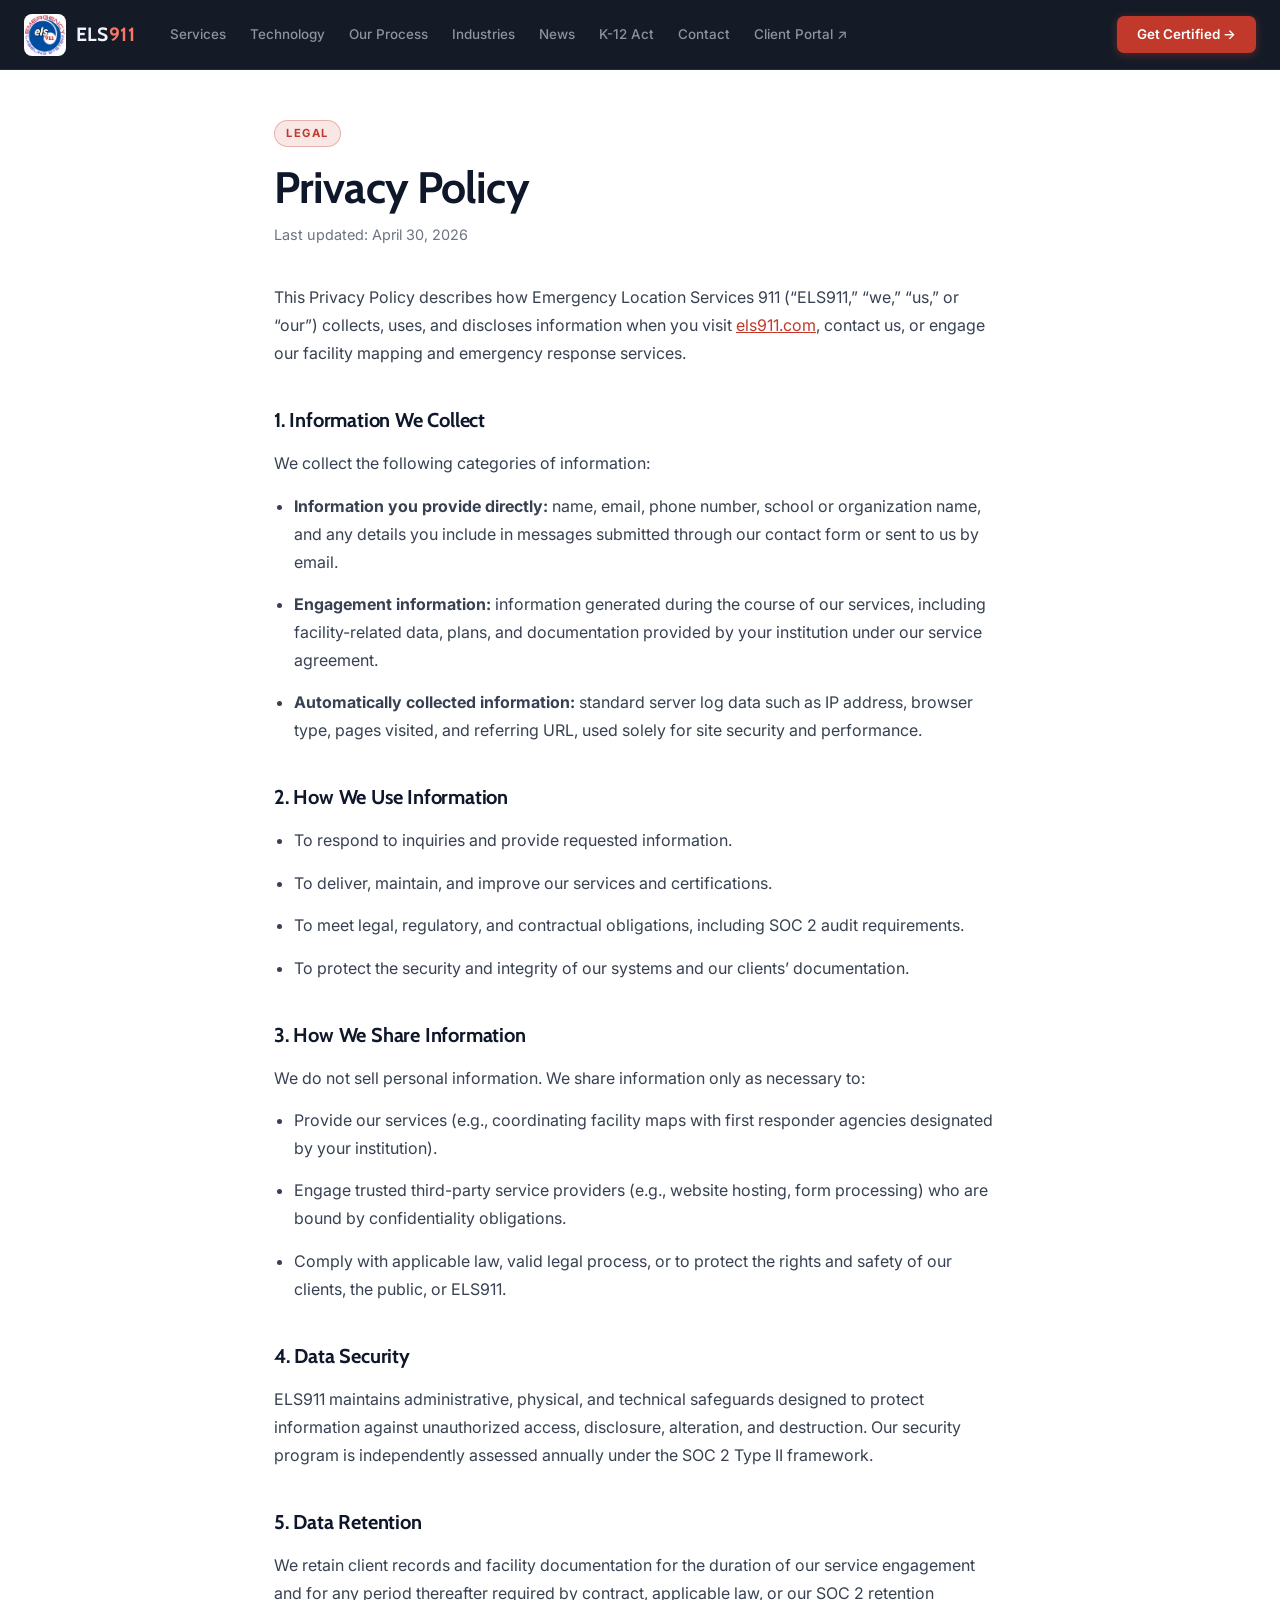
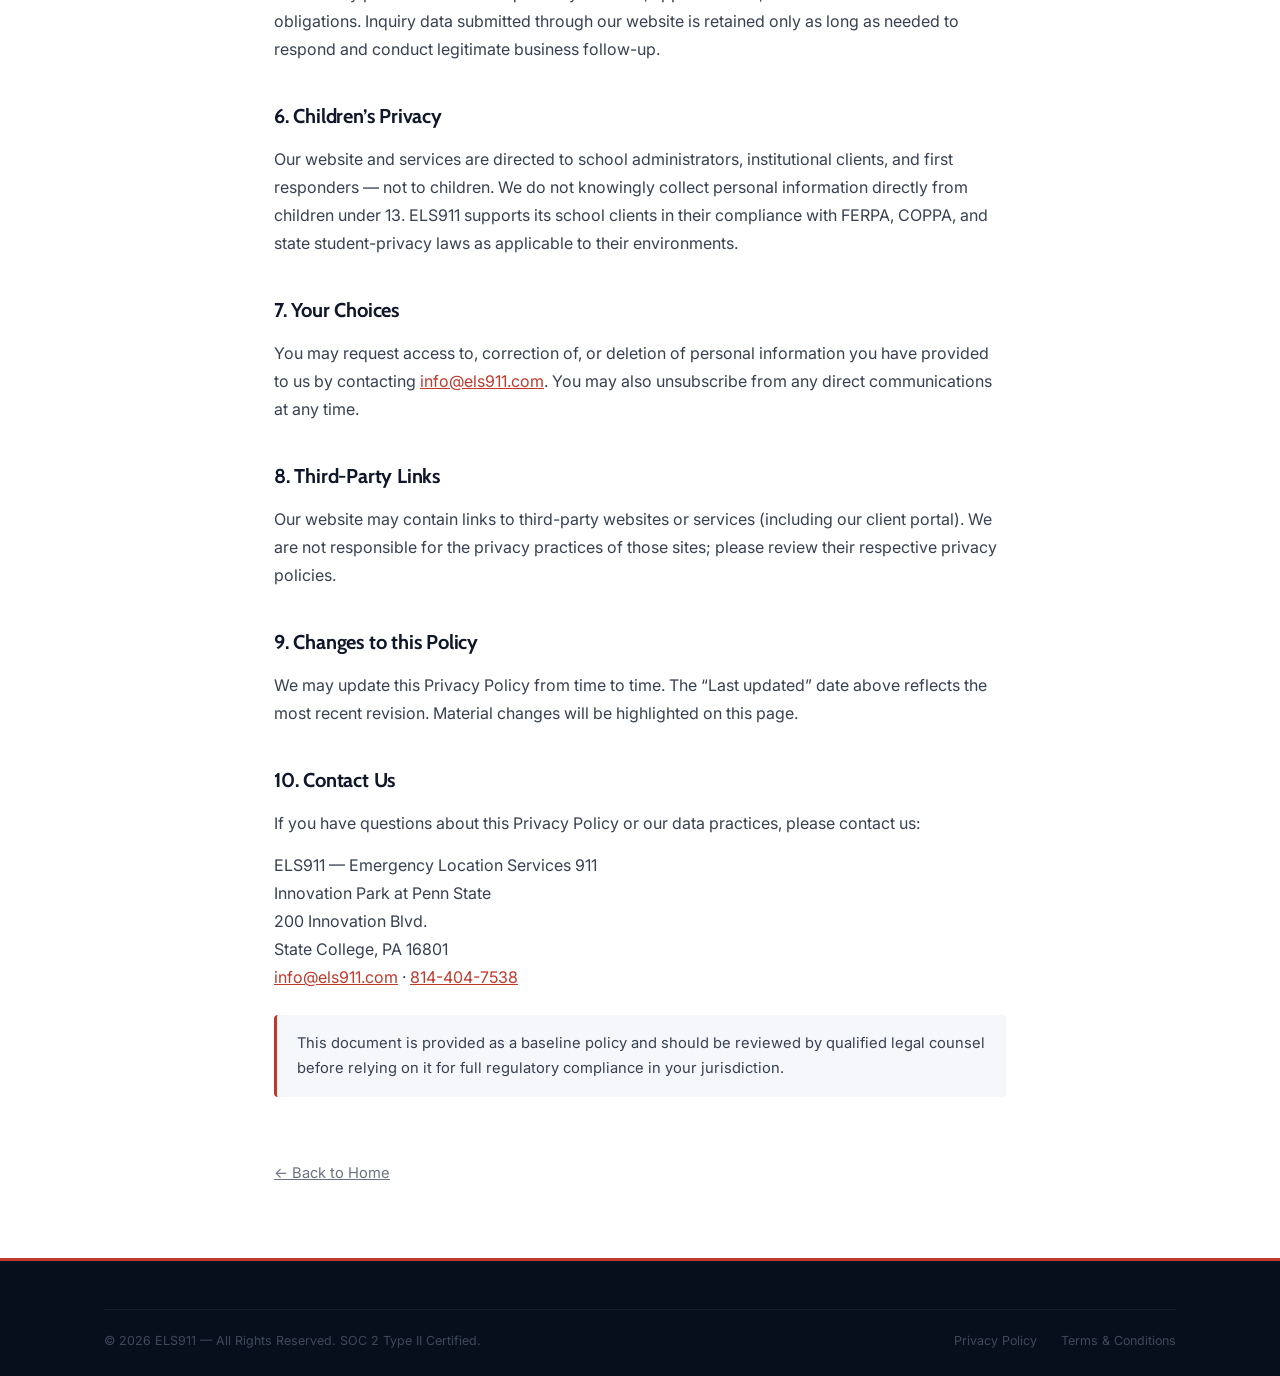
<file: privacy.html>
<!DOCTYPE html>
<html lang="en">
<head>
  <meta charset="UTF-8" />
  <meta name="viewport" content="width=device-width, initial-scale=1.0" />
  <title>Privacy Policy — ELS911</title>
  <meta name="description" content="ELS911 Privacy Policy — how we collect, use, and protect information from clients, school administrators, and visitors." />
  <meta name="robots" content="index, follow" />
  <link rel="canonical" href="https://els911.com/privacy" />
  <meta name="theme-color" content="#0d1e3d" />

  <link rel="preconnect" href="https://fonts.googleapis.com" />
  <link rel="preconnect" href="https://fonts.gstatic.com" crossorigin />
  <link rel="stylesheet" href="https://fonts.googleapis.com/css2?family=Cabin:wght@400;600;700&family=Inter:wght@300;400;500;600;700&display=swap" />
  <link rel="stylesheet" href="css/styles.css" />

  <link rel="icon" href="data:image/svg+xml,<svg xmlns='http://www.w3.org/2000/svg' viewBox='0 0 100 100'><rect width='100' height='100' rx='12' fill='%231a3a6b'/><path d='M0 52 h100 v36 Q100 100 88 100 H12 Q0 100 0 88 Z' fill='%23c0392b'/><text x='50' y='34' font-size='28' fill='white' font-weight='bold' font-family='sans-serif' text-anchor='middle' dominant-baseline='middle'>ELS</text><text x='50' y='72' font-size='28' fill='white' font-weight='bold' font-family='sans-serif' text-anchor='middle' dominant-baseline='middle'>911</text></svg>" />
</head>
<body>

<header class="header" id="header">
  <a href="/" class="logo">
    <img src="assets/logo-lg.png" alt="ELS911" class="logo-img" width="44" height="44" />
    <span class="logo-wordmark">ELS<span class="logo-nine">911</span></span>
  </a>
  <nav class="nav" aria-label="Main navigation">
    <a href="/#services">Services</a>
    <a href="/#technology">Technology</a>
    <a href="/#process">Our Process</a>
    <a href="/#industries">Industries</a>
    <a href="/#news">News</a>
    <a href="/#act">K-12 Act</a>
    <a href="/#contact">Contact</a>
    <a href="https://els911-portal-7g2.pages.dev" target="_blank" rel="noopener">Client Portal &#8599;</a>
  </nav>
  <a href="/#contact" class="header-cta">Get Certified &rarr;</a>
  <button class="menu-btn" id="menuBtn" aria-label="Open navigation menu" aria-expanded="false">
    <span></span><span></span><span></span>
  </button>
</header>

<div class="sidebar-overlay" id="sidebarOverlay"></div>
<nav class="mobile-nav" id="mobileNav" aria-label="Mobile navigation" aria-hidden="true">
  <div class="mobile-nav-head">
    <img src="assets/logo-lg.png" alt="ELS911" class="logo-img" width="40" height="40" />
    <button class="mobile-nav-close" id="menuClose" aria-label="Close menu">&times;</button>
  </div>
  <a href="/#services">Services</a>
  <a href="/#technology">Technology</a>
  <a href="/#process">Our Process</a>
  <a href="/#industries">Industries</a>
  <a href="/#news">News</a>
  <a href="/#act">K-12 Act</a>
  <a href="/#contact">Contact</a>
  <a href="https://els911-portal-7g2.pages.dev" target="_blank" rel="noopener">Client Portal &#8599;</a>
  <a href="/#contact" class="btn-primary mobile-nav-cta">Get Certified &rarr;</a>
</nav>

<main class="legal-page">
  <div class="container">
    <span class="legal-eyebrow">Legal</span>
    <h1>Privacy Policy</h1>
    <p class="legal-meta">Last updated: April 30, 2026</p>

    <p>This Privacy Policy describes how Emergency Location Services 911 (&ldquo;ELS911,&rdquo; &ldquo;we,&rdquo; &ldquo;us,&rdquo; or &ldquo;our&rdquo;) collects, uses, and discloses information when you visit <a href="https://els911.com">els911.com</a>, contact us, or engage our facility mapping and emergency response services.</p>

    <h2>1. Information We Collect</h2>
    <p>We collect the following categories of information:</p>
    <ul>
      <li><strong>Information you provide directly:</strong> name, email, phone number, school or organization name, and any details you include in messages submitted through our contact form or sent to us by email.</li>
      <li><strong>Engagement information:</strong> information generated during the course of our services, including facility-related data, plans, and documentation provided by your institution under our service agreement.</li>
      <li><strong>Automatically collected information:</strong> standard server log data such as IP address, browser type, pages visited, and referring URL, used solely for site security and performance.</li>
    </ul>

    <h2>2. How We Use Information</h2>
    <ul>
      <li>To respond to inquiries and provide requested information.</li>
      <li>To deliver, maintain, and improve our services and certifications.</li>
      <li>To meet legal, regulatory, and contractual obligations, including SOC 2 audit requirements.</li>
      <li>To protect the security and integrity of our systems and our clients&rsquo; documentation.</li>
    </ul>

    <h2>3. How We Share Information</h2>
    <p>We do not sell personal information. We share information only as necessary to:</p>
    <ul>
      <li>Provide our services (e.g., coordinating facility maps with first responder agencies designated by your institution).</li>
      <li>Engage trusted third-party service providers (e.g., website hosting, form processing) who are bound by confidentiality obligations.</li>
      <li>Comply with applicable law, valid legal process, or to protect the rights and safety of our clients, the public, or ELS911.</li>
    </ul>

    <h2>4. Data Security</h2>
    <p>ELS911 maintains administrative, physical, and technical safeguards designed to protect information against unauthorized access, disclosure, alteration, and destruction. Our security program is independently assessed annually under the SOC 2 Type II framework.</p>

    <h2>5. Data Retention</h2>
    <p>We retain client records and facility documentation for the duration of our service engagement and for any period thereafter required by contract, applicable law, or our SOC 2 retention obligations. Inquiry data submitted through our website is retained only as long as needed to respond and conduct legitimate business follow-up.</p>

    <h2>6. Children&rsquo;s Privacy</h2>
    <p>Our website and services are directed to school administrators, institutional clients, and first responders &mdash; not to children. We do not knowingly collect personal information directly from children under 13. ELS911 supports its school clients in their compliance with FERPA, COPPA, and state student-privacy laws as applicable to their environments.</p>

    <h2>7. Your Choices</h2>
    <p>You may request access to, correction of, or deletion of personal information you have provided to us by contacting <a href="mailto:info@els911.com">info@els911.com</a>. You may also unsubscribe from any direct communications at any time.</p>

    <h2>8. Third-Party Links</h2>
    <p>Our website may contain links to third-party websites or services (including our client portal). We are not responsible for the privacy practices of those sites; please review their respective privacy policies.</p>

    <h2>9. Changes to this Policy</h2>
    <p>We may update this Privacy Policy from time to time. The &ldquo;Last updated&rdquo; date above reflects the most recent revision. Material changes will be highlighted on this page.</p>

    <h2>10. Contact Us</h2>
    <p>If you have questions about this Privacy Policy or our data practices, please contact us:</p>
    <p>
      ELS911 &mdash; Emergency Location Services 911<br/>
      Innovation Park at Penn State<br/>
      200 Innovation Blvd.<br/>
      State College, PA 16801<br/>
      <a href="mailto:info@els911.com">info@els911.com</a> &middot; <a href="tel:8144047538">814-404-7538</a>
    </p>

    <div class="legal-note">
      This document is provided as a baseline policy and should be reviewed by qualified legal counsel before relying on it for full regulatory compliance in your jurisdiction.
    </div>

    <a href="/" class="legal-back">&larr; Back to Home</a>
  </div>
</main>

<footer class="footer">
  <div class="footer-inner">
    <div class="footer-bottom">
      <p>&copy; 2026 ELS911 &mdash; All Rights Reserved. SOC 2 Type II Certified.</p>
      <div class="footer-bottom-links">
        <a href="/privacy">Privacy Policy</a>
        <a href="/terms">Terms &amp; Conditions</a>
      </div>
    </div>
  </div>
</footer>

<script src="js/main.js"></script>
</body>
</html>
</file>
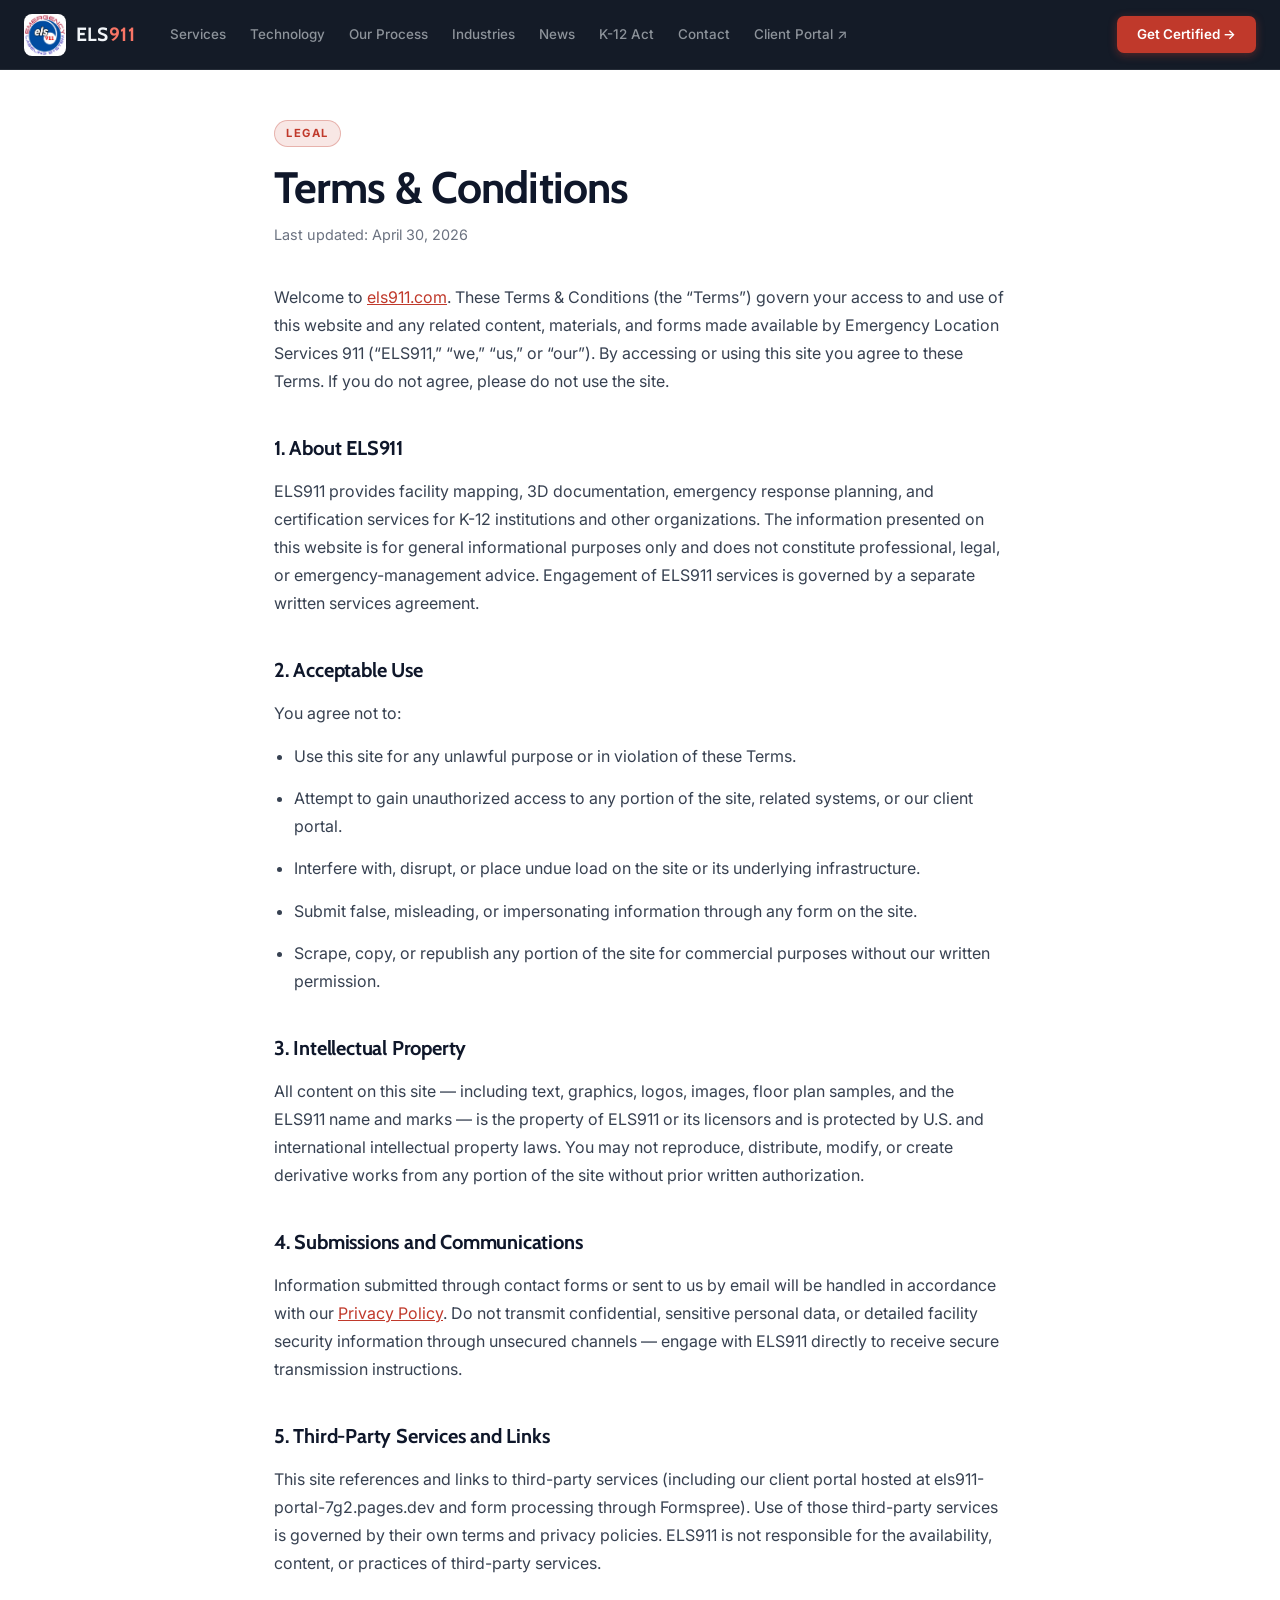
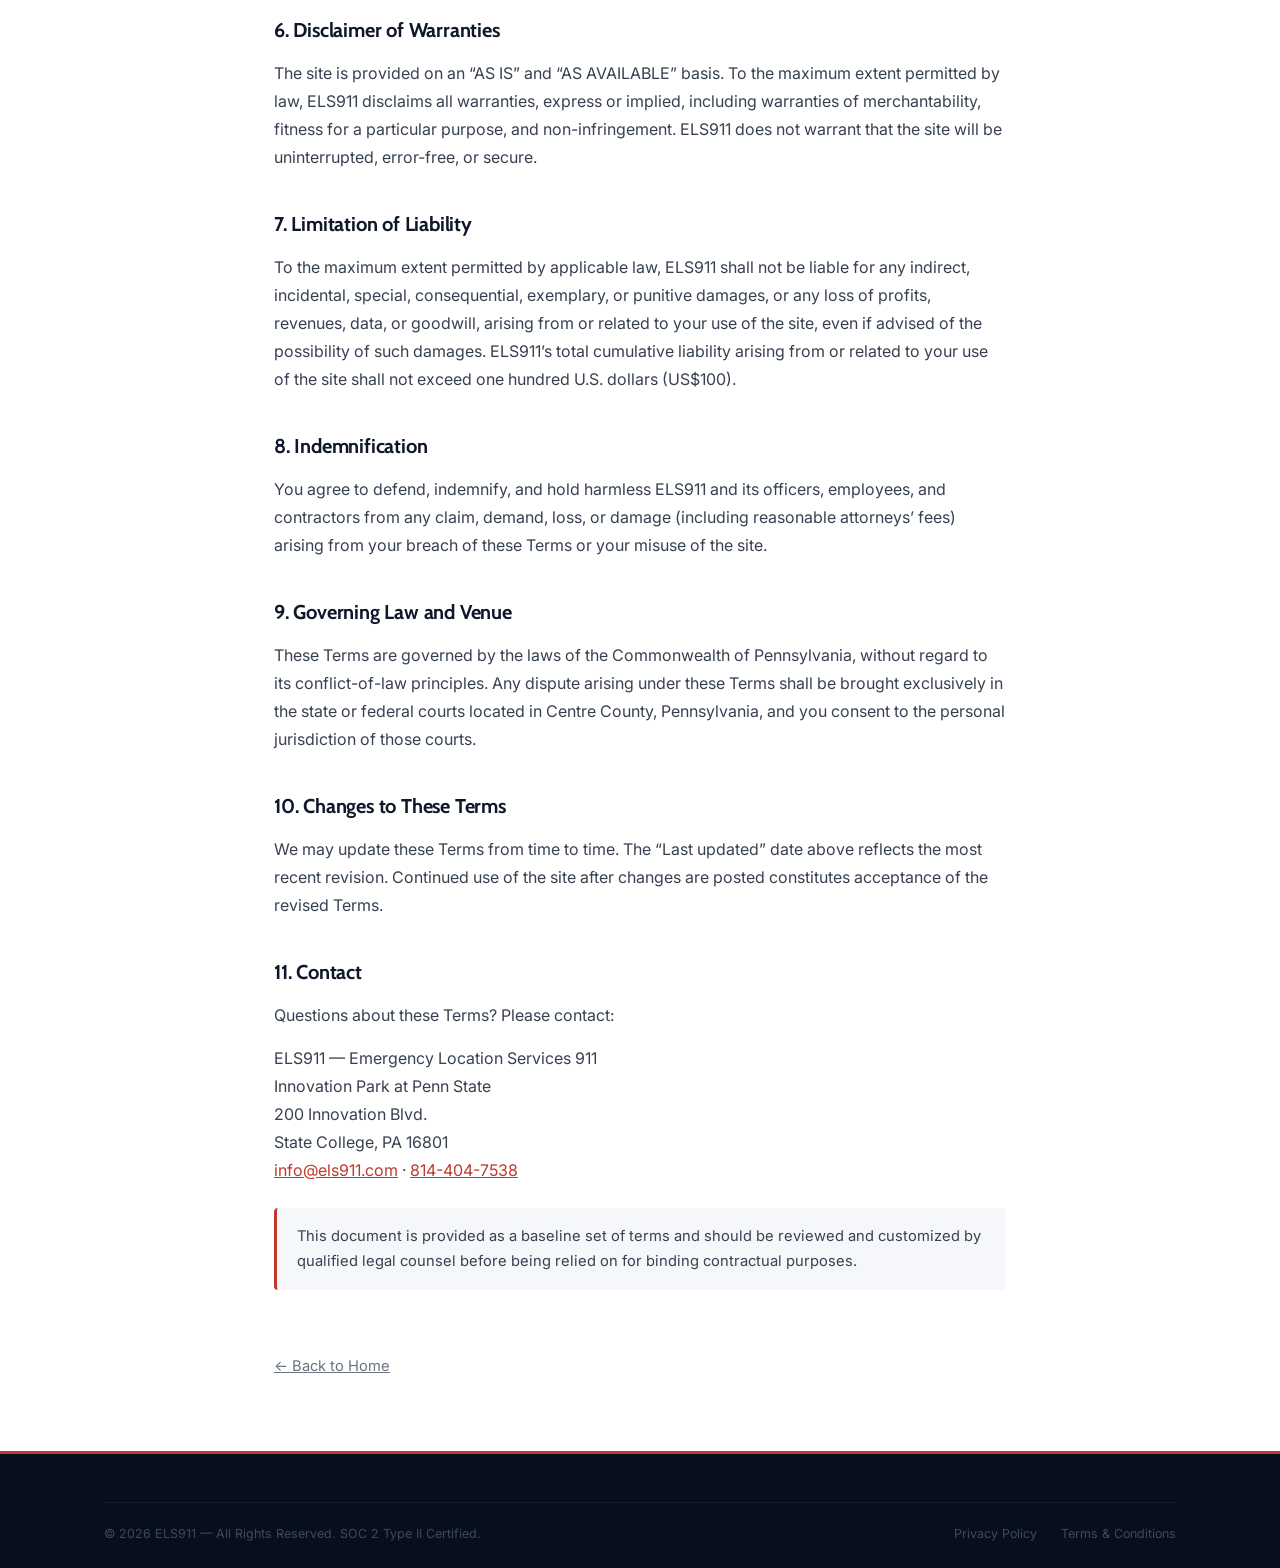
<file: terms.html>
<!DOCTYPE html>
<html lang="en">
<head>
  <meta charset="UTF-8" />
  <meta name="viewport" content="width=device-width, initial-scale=1.0" />
  <title>Terms &amp; Conditions — ELS911</title>
  <meta name="description" content="ELS911 Terms &amp; Conditions governing use of the els911.com website and related services." />
  <meta name="robots" content="index, follow" />
  <link rel="canonical" href="https://els911.com/terms" />
  <meta name="theme-color" content="#0d1e3d" />

  <link rel="preconnect" href="https://fonts.googleapis.com" />
  <link rel="preconnect" href="https://fonts.gstatic.com" crossorigin />
  <link rel="stylesheet" href="https://fonts.googleapis.com/css2?family=Cabin:wght@400;600;700&family=Inter:wght@300;400;500;600;700&display=swap" />
  <link rel="stylesheet" href="css/styles.css" />

  <link rel="icon" href="data:image/svg+xml,<svg xmlns='http://www.w3.org/2000/svg' viewBox='0 0 100 100'><rect width='100' height='100' rx='12' fill='%231a3a6b'/><path d='M0 52 h100 v36 Q100 100 88 100 H12 Q0 100 0 88 Z' fill='%23c0392b'/><text x='50' y='34' font-size='28' fill='white' font-weight='bold' font-family='sans-serif' text-anchor='middle' dominant-baseline='middle'>ELS</text><text x='50' y='72' font-size='28' fill='white' font-weight='bold' font-family='sans-serif' text-anchor='middle' dominant-baseline='middle'>911</text></svg>" />
</head>
<body>

<header class="header" id="header">
  <a href="/" class="logo">
    <img src="assets/logo-lg.png" alt="ELS911" class="logo-img" width="44" height="44" />
    <span class="logo-wordmark">ELS<span class="logo-nine">911</span></span>
  </a>
  <nav class="nav" aria-label="Main navigation">
    <a href="/#services">Services</a>
    <a href="/#technology">Technology</a>
    <a href="/#process">Our Process</a>
    <a href="/#industries">Industries</a>
    <a href="/#news">News</a>
    <a href="/#act">K-12 Act</a>
    <a href="/#contact">Contact</a>
    <a href="https://els911-portal-7g2.pages.dev" target="_blank" rel="noopener">Client Portal &#8599;</a>
  </nav>
  <a href="/#contact" class="header-cta">Get Certified &rarr;</a>
  <button class="menu-btn" id="menuBtn" aria-label="Open navigation menu" aria-expanded="false">
    <span></span><span></span><span></span>
  </button>
</header>

<div class="sidebar-overlay" id="sidebarOverlay"></div>
<nav class="mobile-nav" id="mobileNav" aria-label="Mobile navigation" aria-hidden="true">
  <div class="mobile-nav-head">
    <img src="assets/logo-lg.png" alt="ELS911" class="logo-img" width="40" height="40" />
    <button class="mobile-nav-close" id="menuClose" aria-label="Close menu">&times;</button>
  </div>
  <a href="/#services">Services</a>
  <a href="/#technology">Technology</a>
  <a href="/#process">Our Process</a>
  <a href="/#industries">Industries</a>
  <a href="/#news">News</a>
  <a href="/#act">K-12 Act</a>
  <a href="/#contact">Contact</a>
  <a href="https://els911-portal-7g2.pages.dev" target="_blank" rel="noopener">Client Portal &#8599;</a>
  <a href="/#contact" class="btn-primary mobile-nav-cta">Get Certified &rarr;</a>
</nav>

<main class="legal-page">
  <div class="container">
    <span class="legal-eyebrow">Legal</span>
    <h1>Terms &amp; Conditions</h1>
    <p class="legal-meta">Last updated: April 30, 2026</p>

    <p>Welcome to <a href="https://els911.com">els911.com</a>. These Terms &amp; Conditions (the &ldquo;Terms&rdquo;) govern your access to and use of this website and any related content, materials, and forms made available by Emergency Location Services 911 (&ldquo;ELS911,&rdquo; &ldquo;we,&rdquo; &ldquo;us,&rdquo; or &ldquo;our&rdquo;). By accessing or using this site you agree to these Terms. If you do not agree, please do not use the site.</p>

    <h2>1. About ELS911</h2>
    <p>ELS911 provides facility mapping, 3D documentation, emergency response planning, and certification services for K-12 institutions and other organizations. The information presented on this website is for general informational purposes only and does not constitute professional, legal, or emergency-management advice. Engagement of ELS911 services is governed by a separate written services agreement.</p>

    <h2>2. Acceptable Use</h2>
    <p>You agree not to:</p>
    <ul>
      <li>Use this site for any unlawful purpose or in violation of these Terms.</li>
      <li>Attempt to gain unauthorized access to any portion of the site, related systems, or our client portal.</li>
      <li>Interfere with, disrupt, or place undue load on the site or its underlying infrastructure.</li>
      <li>Submit false, misleading, or impersonating information through any form on the site.</li>
      <li>Scrape, copy, or republish any portion of the site for commercial purposes without our written permission.</li>
    </ul>

    <h2>3. Intellectual Property</h2>
    <p>All content on this site &mdash; including text, graphics, logos, images, floor plan samples, and the ELS911 name and marks &mdash; is the property of ELS911 or its licensors and is protected by U.S. and international intellectual property laws. You may not reproduce, distribute, modify, or create derivative works from any portion of the site without prior written authorization.</p>

    <h2>4. Submissions and Communications</h2>
    <p>Information submitted through contact forms or sent to us by email will be handled in accordance with our <a href="/privacy.html">Privacy Policy</a>. Do not transmit confidential, sensitive personal data, or detailed facility security information through unsecured channels &mdash; engage with ELS911 directly to receive secure transmission instructions.</p>

    <h2>5. Third-Party Services and Links</h2>
    <p>This site references and links to third-party services (including our client portal hosted at els911-portal-7g2.pages.dev and form processing through Formspree). Use of those third-party services is governed by their own terms and privacy policies. ELS911 is not responsible for the availability, content, or practices of third-party services.</p>

    <h2>6. Disclaimer of Warranties</h2>
    <p>The site is provided on an &ldquo;AS IS&rdquo; and &ldquo;AS AVAILABLE&rdquo; basis. To the maximum extent permitted by law, ELS911 disclaims all warranties, express or implied, including warranties of merchantability, fitness for a particular purpose, and non-infringement. ELS911 does not warrant that the site will be uninterrupted, error-free, or secure.</p>

    <h2>7. Limitation of Liability</h2>
    <p>To the maximum extent permitted by applicable law, ELS911 shall not be liable for any indirect, incidental, special, consequential, exemplary, or punitive damages, or any loss of profits, revenues, data, or goodwill, arising from or related to your use of the site, even if advised of the possibility of such damages. ELS911&rsquo;s total cumulative liability arising from or related to your use of the site shall not exceed one hundred U.S. dollars (US$100).</p>

    <h2>8. Indemnification</h2>
    <p>You agree to defend, indemnify, and hold harmless ELS911 and its officers, employees, and contractors from any claim, demand, loss, or damage (including reasonable attorneys&rsquo; fees) arising from your breach of these Terms or your misuse of the site.</p>

    <h2>9. Governing Law and Venue</h2>
    <p>These Terms are governed by the laws of the Commonwealth of Pennsylvania, without regard to its conflict-of-law principles. Any dispute arising under these Terms shall be brought exclusively in the state or federal courts located in Centre County, Pennsylvania, and you consent to the personal jurisdiction of those courts.</p>

    <h2>10. Changes to These Terms</h2>
    <p>We may update these Terms from time to time. The &ldquo;Last updated&rdquo; date above reflects the most recent revision. Continued use of the site after changes are posted constitutes acceptance of the revised Terms.</p>

    <h2>11. Contact</h2>
    <p>Questions about these Terms? Please contact:</p>
    <p>
      ELS911 &mdash; Emergency Location Services 911<br/>
      Innovation Park at Penn State<br/>
      200 Innovation Blvd.<br/>
      State College, PA 16801<br/>
      <a href="mailto:info@els911.com">info@els911.com</a> &middot; <a href="tel:8144047538">814-404-7538</a>
    </p>

    <div class="legal-note">
      This document is provided as a baseline set of terms and should be reviewed and customized by qualified legal counsel before being relied on for binding contractual purposes.
    </div>

    <a href="/" class="legal-back">&larr; Back to Home</a>
  </div>
</main>

<footer class="footer">
  <div class="footer-inner">
    <div class="footer-bottom">
      <p>&copy; 2026 ELS911 &mdash; All Rights Reserved. SOC 2 Type II Certified.</p>
      <div class="footer-bottom-links">
        <a href="/privacy">Privacy Policy</a>
        <a href="/terms">Terms &amp; Conditions</a>
      </div>
    </div>
  </div>
</footer>

<script src="js/main.js"></script>
</body>
</html>
</file>
<file: css/styles.css>
/* ═══════════════════════════════════════════════════════════════
   ELS911 — Brand Site Styles
   Mobile-first, performance-optimized, SOC2-grade clean code
   ═══════════════════════════════════════════════════════════════ */

@import url('https://fonts.googleapis.com/css2?family=Cabin:wght@400;600;700&family=Inter:wght@300;400;500;600;700&display=swap');

/* ── Design Tokens ─────────────────────────────────────────── */
:root {
  /* Brand colors */
  --navy:         #0d1e3d;
  --navy-mid:     #152a50;
  --navy-light:   #1e3a6e;
  --navy-subtle:  rgba(13,30,61,.06);
  --red:          #c0392b;
  --red-dark:     #9a2916;
  --red-light:    rgba(192,57,43,.12);
  --red-border:   rgba(192,57,43,.3);
  --coral:        #f97566;
  --coral-dim:    rgba(249,117,102,.12);
  --gold:         #e8a822;
  --gold-light:   rgba(232,168,34,.15);

  /* Backgrounds */
  --bg-dark:      #0d1824;
  --bg-dark-2:    #111c2e;
  --bg-white:     #ffffff;
  --bg-gray:      #f5f7fa;
  --bg-gray-2:    #eef0f4;
  --footer-bg:    #080f1c;

  /* Text */
  --text:         #0f172a;
  --text-mid:     #374151;
  --text-muted:   #6b7280;
  --text-light:   #f1f5f9;
  --text-dim:     rgba(241,245,249,.65);

  /* Borders */
  --border:       #e2e8f0;
  --border-dark:  rgba(255,255,255,.08);

  /* Layout */
  --header-h:     70px;
  --max-w:        1120px;
  --radius:       10px;
  --radius-lg:    16px;

  /* Shadows */
  --shadow-sm:    0 1px 3px rgba(0,0,0,.07), 0 1px 2px rgba(0,0,0,.05);
  --shadow:       0 4px 16px rgba(0,0,0,.08), 0 1px 4px rgba(0,0,0,.05);
  --shadow-lg:    0 12px 40px rgba(0,0,0,.12), 0 4px 12px rgba(0,0,0,.06);
  --shadow-blue:  0 8px 32px rgba(13,30,61,.35);
}

/* ── Reset & Base ──────────────────────────────────────────── */
*, *::before, *::after { box-sizing: border-box; margin: 0; padding: 0; }
html { scroll-behavior: smooth; -webkit-text-size-adjust: 100%; }
body {
  font-family: 'Inter', system-ui, -apple-system, sans-serif;
  background: var(--bg-white);
  color: var(--text);
  line-height: 1.7;
  font-size: 16px;
  -webkit-font-smoothing: antialiased;
}
a { color: var(--red); text-decoration: none; transition: color .15s; }
a:hover { color: var(--red-dark); text-decoration: underline; }
img { max-width: 100%; display: block; }
button { cursor: pointer; font-family: inherit; }

/* ── Utilities ─────────────────────────────────────────────── */
.container { max-width: var(--max-w); margin: 0 auto; padding: 0 1.5rem; }
section { scroll-margin-top: var(--header-h); }

.section-header { margin-bottom: 2.5rem; }
.section-tag {
  display: inline-block;
  background: var(--red-light);
  color: var(--red);
  font-size: .7rem;
  font-weight: 700;
  letter-spacing: .14em;
  text-transform: uppercase;
  padding: .3em 1em;
  border-radius: 20px;
  border: 1px solid var(--red-border);
  margin-bottom: .9rem;
}
.section-title {
  font-family: 'Cabin', sans-serif;
  font-size: clamp(1.65rem, 3.2vw, 2.4rem);
  font-weight: 700;
  color: var(--text);
  line-height: 1.2;
  margin-bottom: .85rem;
  letter-spacing: -.02em;
}
.section-title em { color: var(--red); font-style: normal; }
.section-body { color: var(--text-muted); font-size: 1.0rem; max-width: 620px; line-height: 1.75; }

/* ── Buttons ───────────────────────────────────────────────── */
.btn-primary {
  display: inline-flex;
  align-items: center;
  gap: .4rem;
  background: var(--red);
  color: #fff;
  font-weight: 600;
  font-size: .92rem;
  padding: .8rem 1.85rem;
  border-radius: var(--radius);
  border: 2px solid transparent;
  transition: background .18s, transform .12s, box-shadow .18s;
  box-shadow: 0 2px 8px rgba(192,57,43,.35);
}
.btn-primary:hover {
  background: var(--red-dark);
  color: #fff;
  text-decoration: none;
  transform: translateY(-2px);
  box-shadow: 0 6px 20px rgba(192,57,43,.4);
}
.btn-outline {
  display: inline-flex;
  align-items: center;
  gap: .4rem;
  border: 1.5px solid var(--border);
  color: var(--text-muted);
  font-size: .92rem;
  font-weight: 500;
  padding: .8rem 1.85rem;
  border-radius: var(--radius);
  transition: border-color .18s, color .18s;
}
.btn-outline:hover { border-color: var(--red); color: var(--red); text-decoration: none; }
.btn-outline.on-dark { border-color: rgba(255,255,255,.18); color: rgba(255,255,255,.7); }
.btn-outline.on-dark:hover { border-color: var(--coral); color: var(--coral); }

/* ── Scroll Reveal ─────────────────────────────────────────── */
.fade-up {
  opacity: 0;
  transform: translateY(28px);
  transition: opacity .55s cubic-bezier(.22,.61,.36,1), transform .55s cubic-bezier(.22,.61,.36,1);
}
.fade-up.visible { opacity: 1; transform: none; }
.fade-delay { transition-delay: .15s; }

/* ── Header ────────────────────────────────────────────────── */
.header {
  position: fixed;
  top: 0; left: 0; right: 0;
  height: var(--header-h);
  background: rgba(8,15,28,.95);
  backdrop-filter: blur(12px);
  -webkit-backdrop-filter: blur(12px);
  border-bottom: 1px solid var(--border-dark);
  z-index: 100;
  display: flex;
  align-items: center;
  padding: 0 1.5rem;
  gap: 1.5rem;
  transition: background .2s;
}
.header.scrolled {
  background: rgba(8,15,28,.98);
  box-shadow: 0 2px 20px rgba(0,0,0,.3);
}

/* Logo */
.logo, .footer-logo {
  display: flex; align-items: center; gap: .6rem;
  text-decoration: none; flex-shrink: 0;
}
.logo-img {
  width: 42px; height: 42px;
  border-radius: 8px;
  object-fit: contain;
  flex-shrink: 0;
}
.logo-wordmark {
  font-family: 'Cabin', sans-serif;
  font-weight: 700;
  font-size: 1.2rem;
  color: #f1f5f9;
  letter-spacing: .02em;
}
.logo-nine { color: var(--coral); }

/* Desktop nav */
.nav {
  display: flex;
  align-items: center;
  gap: .1rem;
  flex: 1;
}
.nav a {
  color: rgba(241,245,249,.55);
  font-size: .84rem;
  font-weight: 500;
  padding: .45rem .7rem;
  border-radius: 6px;
  transition: color .15s, background .15s;
  white-space: nowrap;
}
.nav a:hover { color: #f1f5f9; background: rgba(255,255,255,.06); text-decoration: none; }
.nav a.active { color: var(--coral); }

.header-cta {
  background: var(--red);
  color: #fff;
  font-size: .84rem;
  font-weight: 600;
  padding: .45rem 1.25rem;
  border-radius: 7px;
  white-space: nowrap;
  transition: background .15s, transform .12s;
  flex-shrink: 0;
  box-shadow: 0 2px 8px rgba(192,57,43,.4);
}
.header-cta:hover { background: var(--red-dark); color: #fff; text-decoration: none; transform: translateY(-1px); }

/* Hamburger */
.menu-btn {
  display: none;
  flex-direction: column;
  justify-content: center;
  align-items: center;
  gap: 5px;
  width: 40px; height: 40px;
  background: transparent;
  border: 1px solid rgba(255,255,255,.14);
  border-radius: 7px;
  margin-left: auto;
  flex-shrink: 0;
}
.menu-btn span {
  display: block; width: 20px; height: 2px;
  background: #ccc; border-radius: 2px;
  transition: transform .22s, opacity .22s;
}
.menu-btn.open span:nth-child(1) { transform: translateY(7px) rotate(45deg); }
.menu-btn.open span:nth-child(2) { opacity: 0; }
.menu-btn.open span:nth-child(3) { transform: translateY(-7px) rotate(-45deg); }

/* Mobile nav */
.sidebar-overlay {
  display: none; position: fixed; inset: 0;
  background: rgba(0,0,0,.6); z-index: 199;
  backdrop-filter: blur(4px);
}
.sidebar-overlay.active { display: block; }

.mobile-nav {
  position: fixed; top: 0; right: 0;
  width: min(300px, 85vw); height: 100%;
  background: var(--bg-dark);
  border-left: 1px solid var(--border-dark);
  z-index: 200;
  transform: translateX(100%);
  transition: transform .28s cubic-bezier(.4,0,.2,1);
  display: flex; flex-direction: column;
  padding: 1.25rem 1.5rem 2rem; gap: .2rem;
  overflow-y: auto;
}
.mobile-nav.open { transform: translateX(0); }
.mobile-nav-head {
  display: flex; align-items: center;
  justify-content: space-between;
  margin-bottom: 1.5rem;
}
.mobile-nav-close {
  background: transparent;
  border: 1px solid rgba(255,255,255,.14);
  border-radius: 7px; color: #aaa;
  font-size: 1.5rem; line-height: 1;
  width: 38px; height: 38px;
  display: flex; align-items: center; justify-content: center;
}
.mobile-nav-close:hover { color: #fff; border-color: rgba(255,255,255,.3); }
.mobile-nav a:not(.btn-primary) {
  display: block; color: rgba(241,245,249,.6);
  font-size: .95rem; font-weight: 500;
  padding: .8rem .5rem;
  border-bottom: 1px solid rgba(255,255,255,.06);
  transition: color .15s;
}
.mobile-nav a:not(.btn-primary):hover { color: var(--coral); text-decoration: none; }
.mobile-nav-cta { margin-top: 1.25rem; text-align: center; justify-content: center; }

/* ── Hero ──────────────────────────────────────────────────── */
.hero {
  min-height: 100svh;
  background: var(--bg-dark);
  position: relative;
  overflow: hidden;
  display: flex;
  align-items: center;
  padding: calc(var(--header-h) + 3rem) 0 4rem;
}

/* Decorative floor plan in background */
.hero-bg-map {
  position: absolute;
  right: -4%;
  top: 0; bottom: 0;
  width: 52%;
  pointer-events: none;
  display: flex;
  align-items: center;
  overflow: hidden;
}
.hero-bg-map img {
  height: 95%;
  width: auto;
  object-fit: contain;
  opacity: .07;
  filter: invert(1) brightness(1.5);
  position: relative;
  z-index: 0;
}
.hero-overlay {
  position: absolute; inset: 0;
  background:
    linear-gradient(105deg, var(--bg-dark) 45%, transparent 85%),
    radial-gradient(ellipse 60% 80% at 80% 50%, rgba(30,58,110,.2) 0%, transparent 60%);
  pointer-events: none;
  z-index: 1;
}
.hero-grid {
  position: absolute; inset: 0;
  background-image: radial-gradient(rgba(255,255,255,.025) 1px, transparent 1px);
  background-size: 28px 28px;
  pointer-events: none;
  z-index: 1;
}

.hero-container {
  position: relative; z-index: 2;
  display: grid;
  grid-template-columns: 1fr auto;
  gap: 4rem;
  align-items: center;
}

.hero-content { max-width: 580px; }

.hero-eyebrow {
  display: inline-flex; align-items: center; gap: .5rem;
  background: rgba(30,58,110,.5);
  border: 1px solid rgba(30,58,110,.7);
  border-radius: 20px;
  padding: .3em 1.1em;
  font-size: .73rem; font-weight: 700;
  color: #93c5fd;
  letter-spacing: .1em; text-transform: uppercase;
  margin-bottom: 1.5rem;
}
.hero-dot {
  width: 7px; height: 7px; border-radius: 50%;
  background: var(--red);
  animation: pulse 2s ease-in-out infinite;
}
@keyframes pulse {
  0%, 100% { opacity: 1; transform: scale(1); box-shadow: 0 0 0 0 rgba(192,57,43,.5); }
  50%       { opacity: .7; transform: scale(.85); box-shadow: 0 0 0 6px rgba(192,57,43,0); }
}

/* 70% stat alert block */
.hero-stat-alert {
  display: flex; align-items: center; gap: 1.1rem;
  background: rgba(192,57,43,.08);
  border: 1px solid rgba(192,57,43,.25);
  border-left: 4px solid var(--red);
  border-radius: var(--radius);
  padding: 1rem 1.25rem;
  margin-bottom: 1.75rem;
}
.hsa-num {
  font-family: 'Cabin', sans-serif;
  font-size: 3rem; font-weight: 700;
  color: var(--coral);
  line-height: 1;
  flex-shrink: 0;
  letter-spacing: -.04em;
}
.hsa-num span { font-size: 2rem; }
.hsa-text {
  font-size: .84rem; color: rgba(241,245,249,.65); line-height: 1.5;
}
.hsa-text em { color: var(--coral); font-style: italic; }

.hero h1 {
  font-family: 'Cabin', sans-serif;
  font-size: clamp(2.2rem, 4.5vw, 3.4rem);
  font-weight: 700; line-height: 1.1;
  color: var(--text-light);
  margin-bottom: 1.1rem;
  letter-spacing: -.03em;
}
.hl { color: var(--coral); }

.hero p {
  color: rgba(241,245,249,.55);
  font-size: 1.05rem;
  line-height: 1.75; margin-bottom: 1.75rem;
}
.hero p strong { color: var(--text-light); font-weight: 600; }

/* Hero badges row */
.hero-badges {
  display: flex; gap: .65rem; flex-wrap: wrap;
  margin-bottom: 2rem;
}
.hbadge {
  display: inline-flex; align-items: center; gap: .45rem;
  font-size: .72rem; font-weight: 600;
  padding: .35em .9em; border-radius: 20px;
  letter-spacing: .04em;
}
.hbadge-soc {
  background: rgba(30,58,110,.5);
  border: 1px solid rgba(30,58,110,.75);
  color: #93c5fd;
}
.hbadge-k12 {
  background: rgba(192,57,43,.1);
  border: 1px solid rgba(192,57,43,.3);
  color: var(--coral);
}
.hbadge-annual {
  background: rgba(232,168,34,.12);
  border: 1px solid rgba(232,168,34,.3);
  color: #fbbf24;
}

.hero-actions { display: flex; gap: 1rem; flex-wrap: wrap; }

/* Hero right panel */
.hero-panel {
  background: rgba(255,255,255,.04);
  border: 1px solid rgba(255,255,255,.08);
  border-radius: var(--radius-lg);
  padding: 1.75rem;
  min-width: 280px;
  max-width: 320px;
  display: flex; flex-direction: column; gap: 1.1rem;
  backdrop-filter: blur(8px);
  box-shadow: var(--shadow-blue);
}
.hero-cert-row { display: flex; align-items: center; gap: 1rem; }
.hcr-icon {
  width: 40px; height: 40px; border-radius: 8px;
  display: flex; align-items: center; justify-content: center;
  flex-shrink: 0;
}
.hcr-icon-blue { background: rgba(30,58,110,.4); border: 1px solid rgba(30,58,110,.6); color: #93c5fd; }
.hcr-icon-red  { background: rgba(192,57,43,.15); border: 1px solid rgba(192,57,43,.3); color: var(--coral); }
.hcr-title { font-size: .88rem; font-weight: 600; color: var(--text-light); line-height: 1.2; }
.hcr-sub   { font-size: .74rem; color: rgba(241,245,249,.45); margin-top: .15rem; }
.hero-divider { border: none; border-top: 1px solid rgba(255,255,255,.06); }
.hero-k12-tag {
  display: flex; align-items: center; gap: .5rem;
  background: rgba(30,58,110,.2);
  border: 1px solid rgba(30,58,110,.4);
  border-radius: 8px; padding: .8rem 1rem;
  font-size: .8rem; font-weight: 600; color: #93c5fd;
}

/* ── Trust Bar ─────────────────────────────────────────────── */
.trust-bar {
  background: var(--navy);
  border-bottom: 3px solid var(--red);
  padding: .9rem 0;
}
.trust-inner {
  max-width: var(--max-w); margin: 0 auto;
  padding: 0 1.5rem;
  display: flex; align-items: center; gap: 1rem;
  flex-wrap: wrap; justify-content: center;
}
.trust-item {
  display: flex; align-items: center; gap: .4rem;
  font-size: .78rem; font-weight: 600;
  color: rgba(255,255,255,.75);
  white-space: nowrap;
}
.trust-item svg { color: #93c5fd; flex-shrink: 0; }
.trust-sep { color: rgba(255,255,255,.2); font-size: .7rem; }

/* ── Services ──────────────────────────────────────────────── */
.services {
  background: var(--bg-white);
  padding: 5.5rem 0;
  border-top: 1px solid var(--border);
}

/* SOC 2 inline badge */
.soc2-inline-badge {
  display: flex; align-items: flex-start; gap: 1.5rem;
  background: #f8faff;
  border: 1px solid rgba(30,58,110,.15);
  border-left: 4px solid var(--navy);
  border-radius: var(--radius);
  padding: 1.25rem 1.5rem;
  margin-top: 2rem;
  max-width: 760px;
}

/* Official SOC 2 seal */
.soc2-seal {
  display: flex; flex-direction: column; align-items: center;
  gap: .3rem;
  flex-shrink: 0;
}
.soc2-seal-ring {
  width: 80px; height: 80px;
  border-radius: 50%;
  background: var(--navy);
  border: 3px solid var(--navy-light);
  box-shadow: 0 0 0 2px var(--red), inset 0 0 0 5px rgba(255,255,255,.08);
  display: flex; align-items: center; justify-content: center;
}
.soc2-seal-ring.sm { width: 64px; height: 64px; }
.soc2-seal-inner {
  text-align: center; color: #fff;
  display: flex; flex-direction: column; align-items: center; gap: 0;
}
.ss-aicpa { font-family: 'Cabin', sans-serif; font-size: .5rem; font-weight: 700; letter-spacing: .12em; color: #93c5fd; text-transform: uppercase; }
.ss-soc   { font-family: 'Cabin', sans-serif; font-size: .95rem; font-weight: 700; line-height: 1; letter-spacing: .06em; }
.ss-num   { font-family: 'Cabin', sans-serif; font-size: 1.8rem; font-weight: 700; line-height: 1; color: #fff; }
.ss-type  { font-size: .42rem; font-weight: 700; letter-spacing: .08em; color: var(--coral); text-transform: uppercase; }
.soc2-seal-footer {
  font-size: .42rem; font-weight: 700; letter-spacing: .06em;
  color: var(--text-muted); text-transform: uppercase;
  text-align: center; max-width: 80px; line-height: 1.3;
}
.soc2-seal-sm .soc2-seal-ring { width: 64px; height: 64px; }
.soc2-seal-sm .ss-num { font-size: 1.4rem; }

.soc2-badge-text { flex: 1; }
.soc2-badge-title { font-family: 'Cabin', sans-serif; font-size: 1rem; font-weight: 700; color: var(--navy); margin-bottom: .35rem; }
.soc2-badge-desc { font-size: .85rem; color: var(--text-muted); line-height: 1.6; }

/* Services grid */
.soc2-badge-official {
  display: flex; flex-direction: column; align-items: center; gap: .5rem;
}
.soc2-aicpa { font-size: .5rem; font-weight: 700; letter-spacing: .12em; color: #93c5fd; text-transform: uppercase; }
.soc2-soc   { font-family: 'Cabin', sans-serif; font-size: 1rem; font-weight: 700; color: #fff; }
.soc2-num   { font-family: 'Cabin', sans-serif; font-size: 2rem; font-weight: 700; color: #fff; line-height: 1; }
.soc2-type  { font-size: .45rem; font-weight: 700; letter-spacing: .08em; color: var(--coral); text-transform: uppercase; }
.soc2-label { font-size: .38rem; font-weight: 700; letter-spacing: .05em; color: rgba(241,245,249,.5); text-transform: uppercase; text-align: center; }

.services-grid {
  display: grid;
  grid-template-columns: repeat(3, 1fr);
  gap: 1.25rem;
  margin-top: 2.75rem;
}
.service-card {
  background: var(--bg-white);
  border: 1px solid var(--border);
  border-top: 3px solid transparent;
  border-radius: var(--radius);
  padding: 1.6rem;
  box-shadow: var(--shadow-sm);
  transition: border-top-color .2s, box-shadow .2s, transform .2s;
}
.service-card:hover {
  border-top-color: var(--red);
  box-shadow: var(--shadow);
  transform: translateY(-3px);
}
.service-icon {
  width: 46px; height: 46px;
  background: var(--red-light);
  border: 1px solid var(--red-border);
  border-radius: 9px;
  display: flex; align-items: center; justify-content: center;
  color: var(--red); margin-bottom: 1rem;
}
.service-card h3 {
  font-family: 'Cabin', sans-serif;
  font-size: 1rem; font-weight: 700;
  color: var(--text); margin-bottom: .45rem;
}
.service-card p { font-size: .875rem; color: var(--text-muted); line-height: 1.65; }

/* ── Technology / 3D ───────────────────────────────────────── */
.technology {
  background: var(--bg-gray);
  padding: 5.5rem 0;
  border-top: 1px solid var(--border);
}
.tech-header { margin-bottom: 2.5rem; }
.tech-layout {
  display: grid;
  grid-template-columns: 1fr 1fr;
  gap: 3rem; align-items: start;
  margin-bottom: 3.5rem;
}
.tech-img-wrap {
  border-radius: var(--radius-lg);
  overflow: hidden;
  box-shadow: var(--shadow-lg);
  position: relative;
  background: #1a1a2a;
}
.tech-img-wrap img {
  width: 100%; height: auto;
  display: block;
  border-radius: var(--radius-lg);
}
.tech-img-label {
  position: absolute; bottom: .85rem; left: .85rem;
  background: rgba(8,15,28,.85);
  backdrop-filter: blur(8px);
  border: 1px solid rgba(255,255,255,.12);
  border-radius: 7px; padding: .45rem .85rem;
  font-size: .75rem; font-weight: 600; color: #f1f5f9;
  display: flex; align-items: center; gap: .45rem;
}
.tech-points h3 {
  font-family: 'Cabin', sans-serif;
  font-size: 1.25rem; font-weight: 700; color: var(--text);
  margin-bottom: 1.25rem; line-height: 1.3;
}
.tech-list { list-style: none; display: flex; flex-direction: column; gap: .9rem; margin-bottom: 1.5rem; }
.tech-list li { display: flex; gap: .9rem; align-items: flex-start; font-size: .9rem; color: var(--text-mid); line-height: 1.6; }
.tech-list li strong { color: var(--text); font-weight: 600; }
.tech-list-icon {
  width: 22px; height: 22px; border-radius: 50%;
  background: var(--red-light); border: 1px solid var(--red-border);
  display: flex; align-items: center; justify-content: center;
  color: var(--red); flex-shrink: 0; margin-top: .15rem;
}
.tech-cert-note {
  display: flex; align-items: flex-start; gap: .65rem;
  background: rgba(30,58,110,.06);
  border: 1px solid rgba(30,58,110,.15);
  border-radius: var(--radius);
  padding: .85rem 1rem;
  font-size: .82rem; color: var(--navy); line-height: 1.55;
  font-weight: 500;
}
.tech-cert-note svg { color: var(--navy); flex-shrink: 0; margin-top: .1rem; }

/* Floor plan grid */
.floor-plan-section { margin-top: .5rem; }
.fp-heading {
  font-family: 'Cabin', sans-serif;
  font-size: 1.05rem; font-weight: 700; color: var(--text);
  margin-bottom: 1.25rem;
}
.floor-plan-grid {
  display: grid;
  grid-template-columns: repeat(3, 1fr);
  gap: 1rem;
}
.fp-card {
  background: var(--bg-white);
  border: 1px solid var(--border);
  border-radius: var(--radius);
  overflow: hidden;
  box-shadow: var(--shadow-sm);
  transition: box-shadow .2s, transform .2s;
}
.fp-card:hover { box-shadow: var(--shadow); transform: translateY(-2px); }
.fp-img-wrap {
  background: var(--bg-gray-2);
  height: 220px;
  display: flex; align-items: center; justify-content: center;
  overflow: hidden;
  padding: .75rem;
}
.fp-img-wrap img {
  max-height: 100%; width: auto;
  object-fit: contain;
}
.fp-label {
  padding: .6rem .85rem;
  font-size: .78rem; font-weight: 700;
  color: var(--text-muted);
  letter-spacing: .04em; text-transform: uppercase;
  background: var(--bg-white);
  border-top: 1px solid var(--border);
}

/* ── Infrastructure Highlight ─────────────────────────────── */
.infra-section {
  background: var(--navy);
  padding: 5rem 0;
  position: relative;
  overflow: hidden;
}
.infra-section::before {
  content: '';
  position: absolute; inset: 0;
  background: radial-gradient(ellipse 70% 90% at 80% 50%, rgba(30,58,110,.4) 0%, transparent 65%);
  pointer-events: none;
}
.infra-section::after {
  content: '';
  position: absolute; bottom: 0; left: 0; right: 0;
  height: 3px;
  background: linear-gradient(90deg, var(--red) 0%, var(--navy-light) 50%, var(--red) 100%);
}
.infra-section .container {
  position: relative; z-index: 1;
  display: grid; grid-template-columns: 1fr 1fr;
  gap: 4rem; align-items: start;
}
.infra-left .section-title { margin-top: 1rem; }
.infra-right { display: flex; flex-direction: column; gap: .85rem; }
.infra-pillar {
  display: flex; align-items: flex-start; gap: 1rem;
  background: rgba(255,255,255,.05);
  border: 1px solid rgba(255,255,255,.09);
  border-left: 3px solid var(--red);
  border-radius: var(--radius);
  padding: 1rem 1.1rem;
  transition: background .2s;
}
.infra-pillar:hover { background: rgba(255,255,255,.08); }
.infra-pillar-cert { border-left-color: var(--gold); }
.ip-icon { color: var(--coral); flex-shrink: 0; margin-top: .1rem; }
.ip-icon-gold { color: var(--gold); }
.infra-pillar h4 { font-family: 'Cabin', sans-serif; font-size: .95rem; font-weight: 700; color: #fff; margin-bottom: .2rem; }
.infra-pillar p  { font-size: .83rem; color: rgba(255,255,255,.55); line-height: 1.55; }

/* ── Process ───────────────────────────────────────────────── */
.process {
  background: var(--bg-white);
  padding: 5.5rem 0;
  border-top: 1px solid var(--border);
}
.process-layout {
  display: grid;
  grid-template-columns: 1fr 360px;
  gap: 4rem; align-items: start;
  margin-top: 2.5rem;
}
.process-steps { display: flex; flex-direction: column; gap: 0; }
.process-step  { display: flex; gap: 1.4rem; position: relative; }
.process-step:not(:last-child)::after {
  content: '';
  position: absolute; left: 18px; top: 42px;
  width: 2px; bottom: -1rem;
  background: var(--border);
}
.step-num {
  flex-shrink: 0; width: 38px; height: 38px;
  border-radius: 50%;
  border: 2px solid var(--red);
  background: var(--red-light);
  display: flex; align-items: center; justify-content: center;
  font-family: 'Cabin', sans-serif; font-weight: 700;
  font-size: .85rem; color: var(--red);
  position: relative; z-index: 1;
}
.step-content { padding-bottom: 2rem; }
.step-content h3 { font-family: 'Cabin', sans-serif; font-size: 1rem; font-weight: 700; color: var(--text); margin-bottom: .3rem; }
.step-content p  { font-size: .875rem; color: var(--text-muted); line-height: 1.7; }

/* SOC 2 official card in process sidebar */
.soc2-official-card {
  background: var(--bg-gray);
  border: 1px solid var(--border);
  border-top: 4px solid var(--navy);
  border-radius: var(--radius-lg);
  padding: 1.75rem;
  box-shadow: var(--shadow);
  position: sticky; top: calc(var(--header-h) + 1.5rem);
}
.soc2-card-header {
  display: flex; align-items: center; gap: 1.1rem;
  margin-bottom: 1.25rem;
}
.soc2-card-logo { flex-shrink: 0; }
.soc2-card-title { font-family: 'Cabin', sans-serif; font-size: 1.1rem; font-weight: 700; color: var(--navy); }
.soc2-card-sub   { font-size: .78rem; color: var(--text-muted); margin-top: .15rem; font-weight: 500; }
.soc2-card-list  {
  list-style: none;
  display: flex; flex-direction: column; gap: .6rem;
  margin-bottom: 1.25rem;
  padding: 1rem;
  background: var(--bg-white); border-radius: var(--radius);
  border: 1px solid var(--border);
}
.soc2-card-list li {
  display: flex; align-items: center; gap: .6rem;
  font-size: .83rem; color: var(--text-mid); font-weight: 500;
}
.soc2-card-list li svg { color: var(--navy); flex-shrink: 0; }
.soc2-card-note {
  font-size: .78rem; color: var(--text-muted);
  line-height: 1.6; font-style: italic;
  border-top: 1px solid var(--border); padding-top: 1rem;
}

/* ── Gallery ───────────────────────────────────────────────── */
.gallery {
  background: var(--bg-gray);
  padding: 5.5rem 0;
  border-top: 1px solid var(--border);
}
.gallery-grid {
  display: grid;
  grid-template-columns: 1fr 1fr 1fr 1fr;
  grid-template-rows: auto;
  gap: 1.25rem;
  margin-top: 2.5rem;
}
.gallery-item {
  background: var(--bg-white);
  border: 1px solid var(--border);
  border-radius: var(--radius);
  overflow: hidden;
  box-shadow: var(--shadow-sm);
  transition: box-shadow .2s, transform .2s;
  display: flex; flex-direction: column;
}
.gallery-item:hover { box-shadow: var(--shadow); transform: translateY(-3px); }
.gallery-item-tall { grid-row: span 2; }
.gallery-img-wrap {
  overflow: hidden; flex: 1;
  min-height: 200px;
  display: flex; align-items: center; justify-content: center;
  background: #f0f2f5;
}
.gallery-img-wrap img {
  width: 100%; height: 100%;
  object-fit: cover;
  transition: transform .35s ease;
}
.gallery-item:hover .gallery-img-wrap img { transform: scale(1.03); }
.gallery-img-plan {
  padding: 1rem;
  background: var(--bg-gray-2);
}
.gallery-img-plan img { width: auto; height: 100%; max-height: 220px; object-fit: contain; }
.gallery-caption {
  padding: .85rem 1rem;
  border-top: 1px solid var(--border);
  display: flex; flex-direction: column; gap: .2rem;
}
.gallery-caption strong { font-size: .84rem; font-weight: 700; color: var(--text); }
.gallery-caption span  { font-size: .75rem; color: var(--text-muted); line-height: 1.4; }

/* ── Industries ────────────────────────────────────────────── */
.industries {
  background: var(--bg-white);
  padding: 5.5rem 0;
  border-top: 1px solid var(--border);
}
.industries-grid {
  display: grid;
  grid-template-columns: repeat(4, 1fr);
  gap: 1.1rem; margin-top: 2.5rem;
}
.industry-card {
  background: var(--bg-white);
  border: 1px solid var(--border);
  border-radius: var(--radius);
  padding: 1.6rem 1.25rem;
  text-align: center;
  box-shadow: var(--shadow-sm);
  transition: border-color .2s, box-shadow .2s, transform .2s;
}
.industry-card:hover { border-color: var(--red); box-shadow: var(--shadow); transform: translateY(-2px); }
.ic-icon { color: var(--red); margin: 0 auto .85rem; }
.industry-card h3 { font-family: 'Cabin', sans-serif; font-size: .95rem; font-weight: 700; color: var(--text); margin-bottom: .35rem; }
.industry-card p  { font-size: .82rem; color: var(--text-muted); line-height: 1.55; }

/* ── News ──────────────────────────────────────────────────── */
.news {
  background: var(--bg-gray);
  padding: 5.5rem 0;
  border-top: 1px solid var(--border);
}
.news-grid {
  display: grid;
  grid-template-columns: repeat(3, 1fr);
  gap: 1.5rem; margin-top: 2.5rem;
}
.news-card {
  background: var(--bg-white);
  border: 1px solid var(--border);
  border-top: 3px solid var(--red);
  border-radius: var(--radius);
  padding: 1.6rem;
  box-shadow: var(--shadow-sm);
  transition: box-shadow .2s, transform .2s;
}
.news-card:hover { box-shadow: var(--shadow); transform: translateY(-2px); }
.news-tag {
  display: inline-block;
  font-size: .67rem; font-weight: 700; letter-spacing: .08em; text-transform: uppercase;
  background: var(--red-light); color: var(--red);
  border: 1px solid var(--red-border); border-radius: 4px;
  padding: .2em .65em; margin-bottom: .85rem;
}
.news-card h3 { font-family: 'Cabin', sans-serif; font-size: 1rem; color: var(--text); margin-bottom: .5rem; line-height: 1.4; }
.news-card p  { font-size: .86rem; color: var(--text-muted); line-height: 1.65; }

/* ── K-12 Act CTA ──────────────────────────────────────────── */
.act-cta {
  background: #080f1c;
  padding: 4.5rem 0;
  border-top: 1px solid rgba(255,255,255,.05);
}
.act-cta .container {
  display: flex; align-items: center; gap: 3.5rem; flex-wrap: wrap;
}
.act-text { flex: 1; min-width: 260px; }
.act-text h2 {
  font-family: 'Cabin', sans-serif;
  font-size: clamp(1.4rem, 3vw, 1.85rem); font-weight: 700;
  color: #fff; margin-bottom: .6rem; line-height: 1.2;
}
.act-text h2 span { color: var(--coral); }
.act-text p { color: rgba(255,255,255,.5); font-size: .92rem; line-height: 1.7; max-width: 580px; }

/* ── Contact ───────────────────────────────────────────────── */
.contact {
  background: var(--bg-white);
  padding: 5.5rem 0;
  border-top: 1px solid var(--border);
}
.contact-grid {
  display: grid; grid-template-columns: 1fr 1.1fr;
  gap: 3.5rem; margin-top: 1.5rem; align-items: start;
}
.contact-info { display: flex; flex-direction: column; gap: 1.5rem; }
.contact-item { display: flex; gap: .9rem; align-items: flex-start; }
.contact-icon {
  width: 40px; height: 40px;
  background: var(--red-light); border: 1px solid var(--red-border);
  border-radius: 8px; display: flex; align-items: center; justify-content: center;
  color: var(--red); flex-shrink: 0;
}
.contact-item h4 { font-size: .72rem; font-weight: 700; color: var(--text-muted); letter-spacing: .07em; text-transform: uppercase; margin-bottom: .2rem; }
.contact-item p, .contact-item a { font-size: .92rem; color: var(--text); }
.contact-item a:hover { color: var(--red); text-decoration: none; }

/* SOC2 badge in contact */
.contact-soc2 {
  display: flex; align-items: flex-start; gap: 1rem;
  background: #f8faff;
  border: 1px solid rgba(30,58,110,.15);
  border-radius: var(--radius); padding: 1rem;
  margin-top: .5rem;
}
.contact-soc2-text { font-size: .8rem; color: var(--text-muted); line-height: 1.55; }
.contact-soc2-text strong { color: var(--navy); display: block; margin-bottom: .3rem; font-size: .84rem; }

/* Form */
.contact-form-box {
  background: var(--bg-white);
  border: 1px solid var(--border);
  border-radius: var(--radius-lg);
  padding: 2rem;
  box-shadow: var(--shadow);
}
.contact-form-box h3 { font-family: 'Cabin', sans-serif; font-size: 1.15rem; font-weight: 700; color: var(--text); margin-bottom: 1.5rem; }
.form-group { margin-bottom: 1.1rem; }
.form-group label { display: block; font-size: .77rem; font-weight: 600; color: var(--text-muted); margin-bottom: .4rem; letter-spacing: .05em; text-transform: uppercase; }
.form-group input, .form-group textarea {
  width: 100%;
  background: var(--bg-gray);
  border: 1.5px solid var(--border);
  border-radius: 8px; padding: .7rem 1rem;
  color: var(--text); font-size: .92rem;
  font-family: 'Inter', sans-serif;
  outline: none;
  transition: border-color .15s, background .15s;
}
.form-group input:focus, .form-group textarea:focus { border-color: var(--navy); background: #fff; }
.form-group textarea { min-height: 100px; resize: vertical; }
.form-submit { width: 100%; border: none; justify-content: center; font-size: .95rem; padding: .9rem; margin-top: .25rem; }
.form-privacy { font-size: .73rem; color: var(--text-muted); margin-top: .75rem; line-height: 1.55; }
.form-privacy a { color: var(--text-muted); text-decoration: underline; }

/* ── Context-scoped overrides ──────────────────────────────── */

/* Technology section has a light gray bg — use navy-tinted tag */
.tech-header .section-tag {
  background: rgba(26,58,107,.12);
  color: #1a3a6b;
  border-color: rgba(26,58,107,.25);
}

/* Infrastructure section sits on dark navy — invert tag + title colors */
.infra-section .section-tag {
  background: rgba(192,57,43,.18);
  color: #f9a5a0;
  border-color: rgba(249,165,160,.3);
}
.infra-section .section-title { color: var(--text-light); }
.infra-section .section-title em { color: var(--coral); }
.infra-left > p {
  color: rgba(255,255,255,.65);
  font-size: 1rem;
  line-height: 1.75;
  max-width: 480px;
  margin-bottom: 1.5rem;
}

/* Act CTA — keep button from wrapping */
.act-cta .btn-primary { white-space: nowrap; }

/* News section — centered media inquiry link */
.news-actions { text-align: center; margin-top: 2rem; }

/* Contact SOC2 badge — push to bottom of flex column */
.contact-soc2 { margin-top: auto; }

/* ── Footer ────────────────────────────────────────────────── */
.footer {
  background: var(--footer-bg);
  border-top: 3px solid var(--red);
  padding: 3rem 0 1.5rem;
}
.footer-inner { max-width: var(--max-w); margin: 0 auto; padding: 0 1.5rem; }
.footer-top { display: flex; justify-content: space-between; align-items: flex-start; gap: 2.5rem; margin-bottom: 2.5rem; flex-wrap: wrap; }
.footer-brand .footer-logo { margin-bottom: .75rem; }
.footer-brand p { color: #4a5568; font-size: .84rem; max-width: 280px; line-height: 1.65; margin-bottom: 1rem; }
.footer-badges { display: flex; gap: .5rem; flex-wrap: wrap; }
.footer-badge {
  font-size: .65rem; font-weight: 700; letter-spacing: .06em; text-transform: uppercase;
  padding: .25em .7em; border-radius: 20px;
  border: 1px solid rgba(255,255,255,.1); color: rgba(255,255,255,.4);
}
.footer-links { display: flex; gap: 3rem; flex-wrap: wrap; }
.footer-col h4 { font-size: .72rem; font-weight: 700; letter-spacing: .1em; text-transform: uppercase; color: #4a5568; margin-bottom: .85rem; }
.footer-col a { display: block; color: #4a5568; font-size: .84rem; margin-bottom: .45rem; transition: color .15s; }
.footer-col a:hover { color: var(--coral); text-decoration: none; }
.footer-addr { color: #4a5568; font-size: .8rem; margin-top: .5rem; line-height: 1.55; }
.footer-bottom {
  border-top: 1px solid rgba(255,255,255,.06);
  padding-top: 1.25rem;
  display: flex; justify-content: space-between; align-items: center;
  flex-wrap: wrap; gap: 1rem;
}
.footer-bottom p { font-size: .78rem; color: #3d4a5a; }
.footer-bottom-links { display: flex; gap: 1.5rem; }
.footer-bottom-links a { font-size: .78rem; color: #3d4a5a; transition: color .15s; }
.footer-bottom-links a:hover { color: #aaa; text-decoration: none; }

/* ═══════════════════════════════════════════════════════════════
   RESPONSIVE
   ═══════════════════════════════════════════════════════════════ */

/* ── 1100px — narrow desktop ─────────────────────────────── */
@media (max-width: 1100px) {
  .services-grid { grid-template-columns: repeat(2, 1fr); }
  .floor-plan-grid { grid-template-columns: repeat(3, 1fr); }
  .hero-panel { min-width: 240px; }
}

/* ── 960px — tablet landscape ─────────────────────────────── */
@media (max-width: 960px) {
  .hero-container     { grid-template-columns: 1fr; max-width: 600px; margin: 0 auto; }
  .hero-panel         { display: none; }
  .hero-bg-map        { opacity: .04; width: 70%; }

  .tech-layout        { grid-template-columns: 1fr; gap: 2rem; }
  .infra-section .container { grid-template-columns: 1fr; gap: 2.5rem; }
  .process-layout     { grid-template-columns: 1fr; }
  .soc2-official-card { position: static; }

  .contact-grid       { grid-template-columns: 1fr; }
  .footer-top         { flex-direction: column; }
  .footer-links       { gap: 2rem; }

  .gallery-grid {
    grid-template-columns: 1fr 1fr;
  }
  .gallery-item-tall  { grid-row: span 1; }

  .act-cta .container { flex-direction: column; gap: 2rem; }
  .act-cta .btn-primary { align-self: flex-start; }

  .news-grid          { grid-template-columns: 1fr 1fr; }
  .industries-grid    { grid-template-columns: repeat(2, 1fr); }
}

/* ── 768px — tablet portrait / mobile nav threshold ─────── */
@media (max-width: 768px) {
  .nav          { display: none; }
  .header-cta   { display: none; }
  .menu-btn     { display: flex; }
  .header       { padding: 0 1rem; gap: 1rem; }

  :root { --header-h: 62px; }

  .services, .technology, .process, .gallery,
  .news, .contact, .industries { padding: 3.5rem 0; }
  .infra-section { padding: 3.5rem 0; }
  .act-cta { padding: 3rem 0; }

  .hero { padding-top: calc(var(--header-h) + 2rem); padding-bottom: 3rem; }
  .hero h1 { font-size: clamp(1.9rem, 8vw, 2.6rem); }

  .hsa-num { font-size: 2.4rem; }
  .hsa-num span { font-size: 1.6rem; }
  .hero-stat-alert { flex-direction: column; gap: .6rem; text-align: center; }

  .hero-badges { justify-content: flex-start; }

  .section-title { font-size: clamp(1.5rem, 5.5vw, 2rem); }

  .services-grid { grid-template-columns: 1fr; }
  .floor-plan-grid { grid-template-columns: repeat(2, 1fr); }

  .process-layout { gap: 2rem; }
  .process-steps { max-width: 100%; }

  .gallery-grid { grid-template-columns: 1fr 1fr; }

  .industries-grid { grid-template-columns: repeat(2, 1fr); }

  .news-grid { grid-template-columns: 1fr; }

  .act-cta .btn-primary { width: 100%; justify-content: center; }
  .footer-links { flex-direction: column; gap: 1.5rem; }
  .footer-bottom { flex-direction: column; text-align: center; }
  .footer-bottom-links { justify-content: center; }

  .soc2-inline-badge { flex-direction: column; align-items: flex-start; gap: 1rem; }

  .trust-sep { display: none; }
  .trust-inner { gap: .65rem; }
}

/* ── 540px — large phones ──────────────────────────────────── */
@media (max-width: 540px) {
  .hero h1 { font-size: clamp(1.7rem, 9vw, 2.2rem); }
  .hero p  { font-size: .95rem; }

  .gallery-grid   { grid-template-columns: 1fr; }
  .floor-plan-grid { grid-template-columns: repeat(2, 1fr); }

  .contact-form-box { padding: 1.35rem; }

  .hero-actions { flex-direction: column; gap: .75rem; }
  .hero-actions .btn-primary,
  .hero-actions .btn-outline { justify-content: center; text-align: center; }
}

/* ── 380px — small phones ──────────────────────────────────── */
@media (max-width: 380px) {
  .container { padding: 0 1rem; }
  .footer-inner { padding: 0 1rem; }

  .hero-badges { flex-direction: column; align-items: flex-start; }
  .industries-grid { grid-template-columns: 1fr; }
  .floor-plan-grid { grid-template-columns: 1fr 1fr; }

  .footer-col { min-width: 100%; }

  .trust-item:nth-child(n+7) { display: none; }
}

/* ── Legal pages (Privacy, Terms) ──────────────────────────── */
.legal-page {
  padding: calc(var(--header-h) + 3rem) 0 4.5rem;
  background: var(--bg-white);
}
.legal-page .container { max-width: 780px; }
.legal-page .legal-eyebrow {
  display: inline-block;
  background: var(--red-light);
  color: var(--red);
  font-size: .7rem;
  font-weight: 700;
  letter-spacing: .14em;
  text-transform: uppercase;
  padding: .3em 1em;
  border-radius: 20px;
  border: 1px solid var(--red-border);
  margin-bottom: 1rem;
}
.legal-page h1 {
  font-family: 'Cabin', sans-serif;
  font-size: clamp(2rem, 4vw, 2.75rem);
  font-weight: 700;
  color: var(--text);
  line-height: 1.15;
  letter-spacing: -.02em;
  margin-bottom: .5rem;
}
.legal-page .legal-meta {
  color: var(--text-muted);
  font-size: .9rem;
  margin-bottom: 2.25rem;
}
.legal-page h2 {
  font-family: 'Cabin', sans-serif;
  font-size: 1.25rem;
  font-weight: 700;
  color: var(--text);
  margin: 2.25rem 0 .75rem;
  letter-spacing: -.01em;
}
.legal-page p,
.legal-page li {
  color: var(--text-mid);
  font-size: 1rem;
  line-height: 1.75;
  margin-bottom: .9rem;
}
.legal-page ul { padding-left: 1.25rem; margin-bottom: 1rem; }
.legal-page a { color: var(--red); text-decoration: underline; }
.legal-page a:hover { color: var(--red-dark); }
.legal-page .legal-note {
  background: var(--bg-gray);
  border-left: 3px solid var(--red);
  padding: 1rem 1.25rem;
  border-radius: 4px;
  margin: 1.5rem 0;
  font-size: .92rem;
  color: var(--text-mid);
}
.legal-page .legal-back {
  display: inline-block;
  margin-top: 2.5rem;
  font-size: .92rem;
  color: var(--text-muted);
}
</file>
